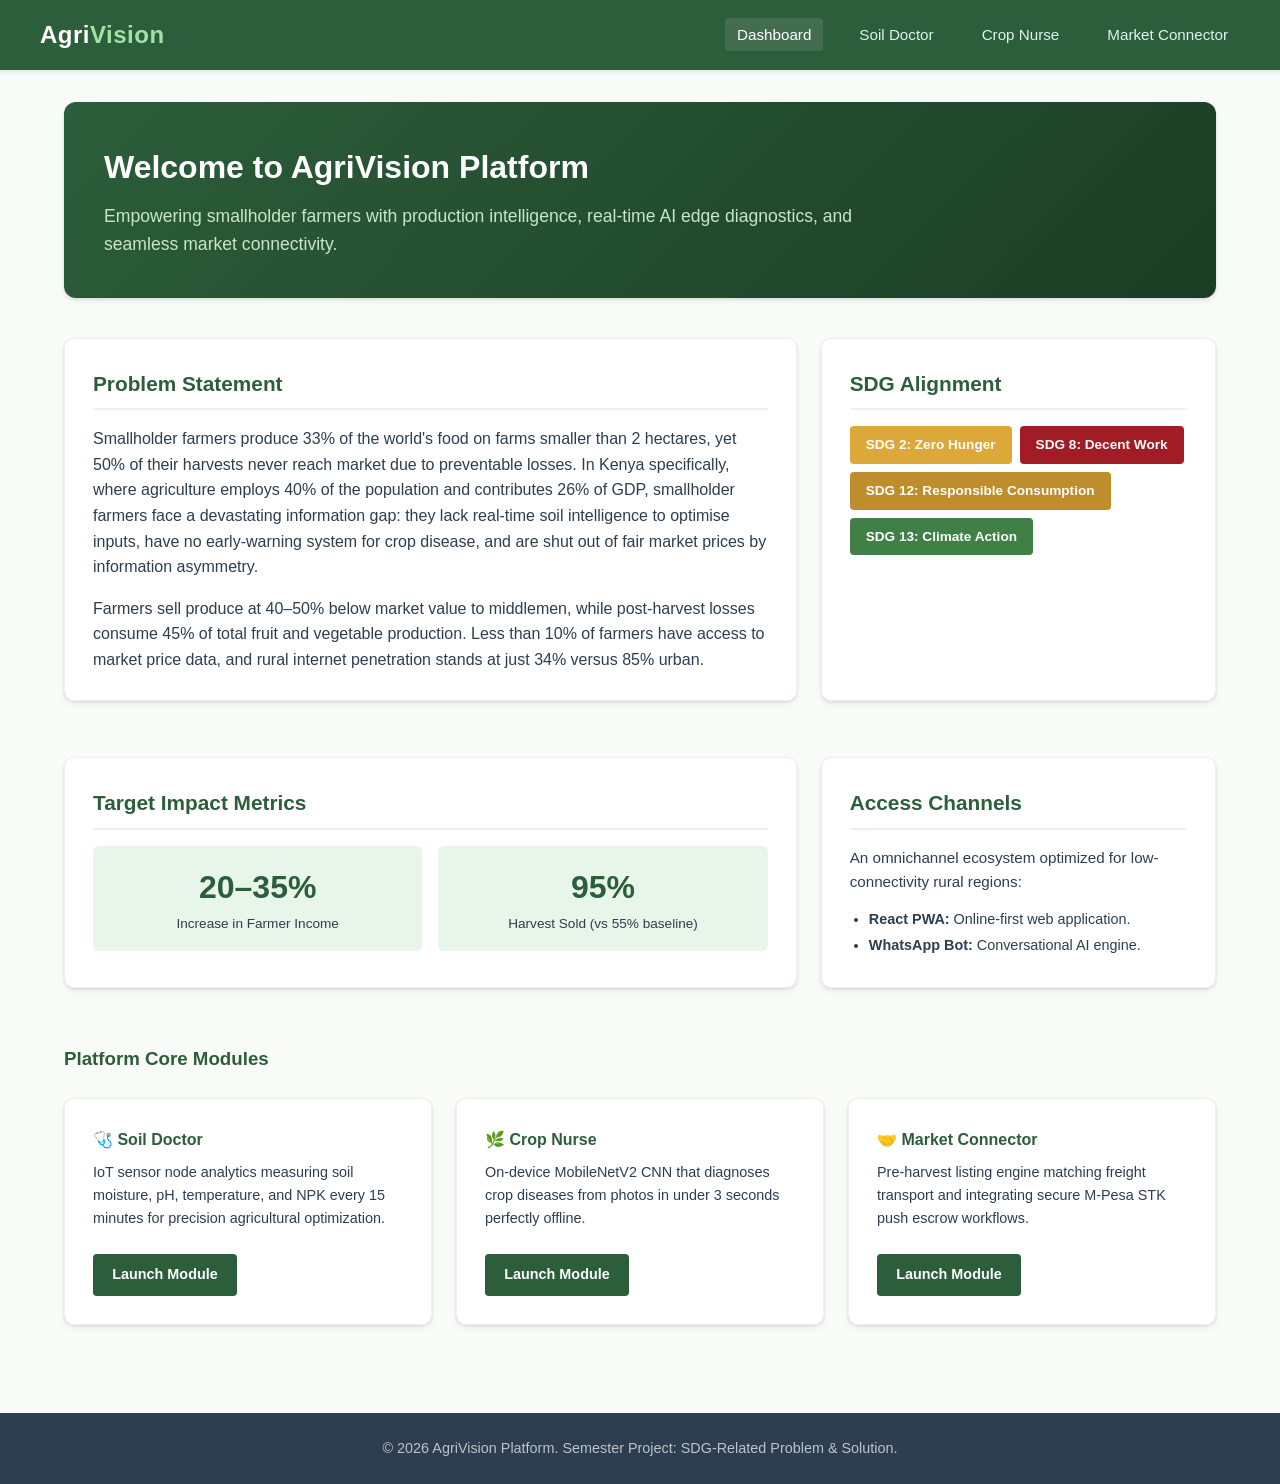
<file: index.html>
<!DOCTYPE html>
<html lang="en">
<head>
    <meta charset="UTF-8">
    <meta name="viewport" content="width=device-width, initial-scale=1.0">
    <title>AgriVision - Integrated Smart Farming & Market Intelligence</title>
    <link rel="stylesheet" href="style.css">
</head>
<body>

    <header>
        <div class="nav-container">
            <div class="logo">
                <h1>Agri<span>Vision</span></h1>
            </div>
            <nav>
                <ul>
                    <li><a href="index.html" class="active">Dashboard</a></li>
                    <li><a href="soil.html">Soil Doctor</a></li>
                    <li><a href="crop.html">Crop Nurse</a></li>
                    <li><a href="market.html">Market Connector</a></li>
                </ul>
            </nav>
        </div>
    </header>

    <main>
        <div class="dashboard-header">
            <h2>Welcome to AgriVision Platform</h2>
            <p>Empowering smallholder farmers with production intelligence, real-time AI edge diagnostics, and seamless market connectivity.</p>
        </div>

        <div class="row-layout">
            <div class="card" style="flex: 2;">
                <h3>Problem Statement</h3>
                <p>Smallholder farmers produce 33% of the world's food on farms smaller than 2 hectares, yet 50% of their harvests never reach market due to preventable losses. In Kenya specifically, where agriculture employs 40% of the population and contributes 26% of GDP, smallholder farmers face a devastating information gap: they lack real-time soil intelligence to optimise inputs, have no early-warning system for crop disease, and are shut out of fair market prices by information asymmetry.</p>
                <p style="margin-top: 1rem;">Farmers sell produce at 40–50% below market value to middlemen, while post-harvest losses consume 45% of total fruit and vegetable production. Less than 10% of farmers have access to market price data, and rural internet penetration stands at just 34% versus 85% urban.</p>
            </div>

            <div class="card" style="flex: 1;">
                <h3>SDG Alignment</h3>
                <div class="sdg-container">
                    <div class="sdg-badge sdg-2">SDG 2: Zero Hunger</div>
                    <div class="sdg-badge sdg-8">SDG 8: Decent Work</div>
                    <div class="sdg-badge sdg-12">SDG 12: Responsible Consumption</div>
                    <div class="sdg-badge sdg-13">SDG 13: Climate Action</div>
                </div>
            </div>
        </div>

        <div class="row-layout">
            <div class="card" style="flex: 2;">
                <h3>Target Impact Metrics</h3>
                <div class="metric-container">
                    <div class="metric-box">
                        <div class="metric-value">20–35%</div>
                        <div class="metric-label">Increase in Farmer Income</div>
                    </div>
                    <div class="metric-box">
                        <div class="metric-value">95%</div>
                        <div class="metric-label">Harvest Sold (vs 55% baseline)</div>
                    </div>
                </div>
            </div>

            <div class="card" style="flex: 1;">
                <h3>Access Channels</h3>
                <p style="font-size: 0.95rem; margin-bottom: 0.8rem;">An omnichannel ecosystem optimized for low-connectivity rural regions:</p>
                <ul style="padding-left: 1.2rem; font-size: 0.9rem; line-height: 1.8;">
                    <li><strong>React PWA:</strong> Online-first web application.</li>
                    <li><strong>WhatsApp Bot:</strong> Conversational AI engine.</li>
                </ul>
            </div>
        </div>

        <h3 style="margin: 2rem 0 0.5rem 0; color: var(--primary-color);">Platform Core Modules</h3>
        
        <div class="grid-3">
            <div class="card">
                <h4 style="color: var(--primary-color); margin-bottom: 0.5rem;">🩺 Soil Doctor</h4>
                <p style="font-size: 0.9rem; margin-bottom: 1.5rem;">IoT sensor node analytics measuring soil moisture, pH, temperature, and NPK every 15 minutes for precision agricultural optimization.</p>
                <a href="soil.html" class="btn">Launch Module</a>
            </div>
            <div class="card">
                <h4 style="color: var(--primary-color); margin-bottom: 0.5rem;">🌿 Crop Nurse</h4>
                <p style="font-size: 0.9rem; margin-bottom: 1.5rem;">On-device MobileNetV2 CNN that diagnoses crop diseases from photos in under 3 seconds perfectly offline.</p>
                <a href="crop.html" class="btn">Launch Module</a>
            </div>
            <div class="card">
                <h4 style="color: var(--primary-color); margin-bottom: 0.5rem;">🤝 Market Connector</h4>
                <p style="font-size: 0.9rem; margin-bottom: 1.5rem;">Pre-harvest listing engine matching freight transport and integrating secure M-Pesa STK push escrow workflows.</p>
                <a href="market.html" class="btn">Launch Module</a>
            </div>
        </div>
    </main>

    <footer>
        <p>&copy; 2026 AgriVision Platform. Semester Project: SDG-Related Problem & Solution.</p>
    </footer>

</body>
</html>
</file>
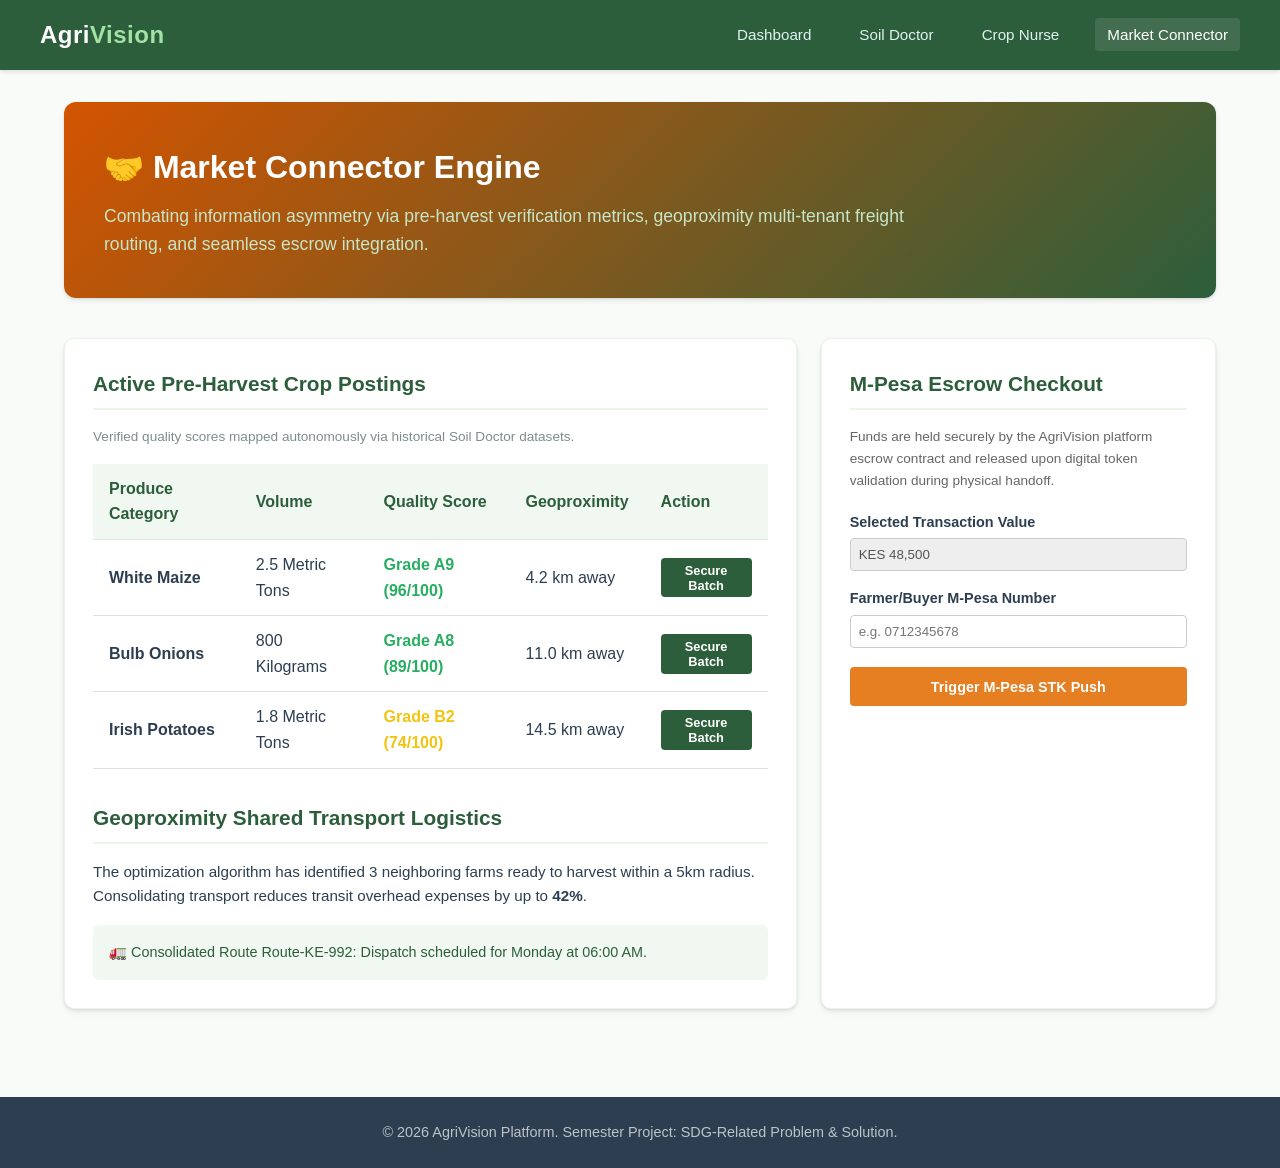
<file: market.html>
<!DOCTYPE html>
<html lang="en">
<head>
    <meta charset="UTF-8">
    <meta name="viewport" content="width=device-width, initial-scale=1.0">
    <title>Market Connector - AgriVision</title>
    <link rel="stylesheet" href="style.css">
</head>
<body>

    <header>
        <div class="nav-container">
            <div class="logo">
                <h1>Agri<span>Vision</span></h1>
            </div>
            <nav>
                <ul>
                    <li><a href="index.html">Dashboard</a></li>
                    <li><a href="soil.html">Soil Doctor</a></li>
                    <li><a href="crop.html">Crop Nurse</a></li>
                    <li><a href="market.html" class="active">Market Connector</a></li>
                </ul>
            </nav>
        </div>
    </header>

    <main>
        <div class="dashboard-header" style="background: linear-gradient(135deg, #d35400, #2c5e3b);">
            <h2>🤝 Market Connector Engine</h2>
            <p>Combating information asymmetry via pre-harvest verification metrics, geoproximity multi-tenant freight routing, and seamless escrow integration.</p>
        </div>

        <div class="row-layout">
            <div class="card" style="flex: 2; min-width: 320px;">
                <h3>Active Pre-Harvest Crop Postings</h3>
                <p style="font-size: 0.85rem; color: #7f8c8d; margin-bottom: 1rem;">Verified quality scores mapped autonomously via historical Soil Doctor datasets.</p>
                
                <table class="data-table">
                    <thead>
                        <tr>
                            <th>Produce Category</th>
                            <th>Volume</th>
                            <th>Quality Score</th>
                            <th>Geoproximity</th>
                            <th>Action</th>
                        </tr>
                    </thead>
                    <tbody>
                        <tr>
                            <td><strong>White Maize</strong></td>
                            <td>2.5 Metric Tons</td>
                            <td style="color: var(--success-color); font-weight: bold;">Grade A9 (96/100)</td>
                            <td>4.2 km away</td>
                            <td><button class="btn" style="padding: 0.3rem 0.7rem; font-size: 0.8rem;">Secure Batch</button></td>
                        </tr>
                        <tr>
                            <td><strong>Bulb Onions</strong></td>
                            <td>800 Kilograms</td>
                            <td style="color: var(--success-color); font-weight: bold;">Grade A8 (89/100)</td>
                            <td>11.0 km away</td>
                            <td><button class="btn" style="padding: 0.3rem 0.7rem; font-size: 0.8rem;">Secure Batch</button></td>
                        </tr>
                        <tr>
                            <td><strong>Irish Potatoes</strong></td>
                            <td>1.8 Metric Tons</td>
                            <td style="color: var(--warning-color); font-weight: bold;">Grade B2 (74/100)</td>
                            <td>14.5 km away</td>
                            <td><button class="btn" style="padding: 0.3rem 0.7rem; font-size: 0.8rem;">Secure Batch</button></td>
                        </tr>
                    </tbody>
                </table>

                <h3 style="margin-top: 2rem;">Geoproximity Shared Transport Logistics</h3>
                <p style="font-size: 0.95rem; margin-bottom: 1rem; margin-top: 0.5rem;">The optimization algorithm has identified 3 neighboring farms ready to harvest within a 5km radius. Consolidating transport reduces transit overhead expenses by up to <strong>42%</strong>.</p>
                <div style="background-color: #f1f8f1; padding: 1rem; border-radius: 6px; font-weight: 500; font-size: 0.9rem; color: var(--primary-color);">
                    🚛 Consolidated Route Route-KE-992: Dispatch scheduled for Monday at 06:00 AM.
                </div>
            </div>

            <div class="card" style="flex: 1; min-width: 260px;">
                <h3>M-Pesa Escrow Checkout</h3>
                <p style="font-size: 0.85rem; margin-bottom: 1.2rem; color:#666;">Funds are held securely by the AgriVision platform escrow contract and released upon digital token validation during physical handoff.</p>
                
                <form onsubmit="event.preventDefault(); alert('M-Pesa STK Push Initialized to handset details successfully.');" style="font-size: 0.9rem;">
                    <div style="margin-bottom: 1rem;">
                        <label style="display:block; font-weight: bold; margin-bottom: 0.3rem;">Selected Transaction Value</label>
                        <input type="text" value="KES 48,500" disabled style="width:100%; padding: 0.5rem; border: 1px solid #ccc; background:#eee; border-radius:4px;">
                    </div>
                    <div style="margin-bottom: 1.2rem;">
                        <label style="display:block; font-weight: bold; margin-bottom: 0.3rem;">Farmer/Buyer M-Pesa Number</label>
                        <input type="text" placeholder="e.g. 0712345678" required style="width:100%; padding: 0.5rem; border: 1px solid #ccc; border-radius:4px;">
                    </div>
                    <button type="submit" class="btn btn-accent" style="width: 100%; padding: 0.7rem;">Trigger M-Pesa STK Push</button>
                </form>
            </div>
        </div>
    </main>

    <footer>
        <p>&copy; 2026 AgriVision Platform. Semester Project: SDG-Related Problem & Solution.</p>
    </footer>

</body>
</html>
</file>
<file: style.css>
/* AgriVision Platform - Modern CSS Stylesheet */

:root {
    --primary-color: #2c5e3b;      /* Deep Forest Green */
    --primary-light: #e8f5e9;    /* Light Sage */
    --accent-color: #e67e22;     /* Earthy Orange */
    --text-color: #2c3e50;       /* Dark Slate Text */
    --bg-light: #f9fbf9;         /* Very Light Off-White/Green tint */
    --border-color: #dadada;
    --success-color: #27ae60;
    --warning-color: #f1c40f;
    --card-shadow: 0 4px 6px rgba(0, 0, 0, 0.05), 0 1px 3px rgba(0, 0, 0, 0.1);
}

* {
    box-sizing: border-box;
    margin: 0;
    padding: 0;
}

body {
    font-family: -apple-system, BlinkMacSystemFont, "Segoe UI", Roboto, Oxygen, Ubuntu, Cantarell, "Open Sans", "Helvetica Neue", sans-serif;
    color: var(--text-color);
    background-color: var(--bg-light);
    line-height: 1.6;
}

/* Header & Navigation */
header {
    background-color: var(--primary-color);
    color: white;
    padding: 1rem 2rem;
    position: sticky;
    top: 0;
    z-index: 1000;
    box-shadow: 0 2px 4px rgba(0,0,0,0.1);
}

.nav-container {
    display: flex;
    justify-content: space-between;
    align-items: center;
    max-width: 1200px;
    margin: 0 auto;
}

.logo h1 {
    font-size: 1.5rem;
    font-weight: 700;
    letter-spacing: 0.5px;
}

.logo span {
    color: #a3e2a4;
}

nav ul {
    list-style: none;
    display: flex;
    gap: 1.5rem;
}

nav a {
    color: #e0f2f1;
    text-decoration: none;
    font-weight: 500;
    font-size: 0.95rem;
    transition: color 0.3s ease;
    padding: 0.5rem 0.75rem;
    border-radius: 4px;
}

nav a:hover, nav a.active {
    color: white;
    background-color: rgba(255, 255, 255, 0.1);
}

/* Main Container */
main {
    max-width: 1200px;
    margin: 2rem auto;
    padding: 0 1.5rem;
}

/* Hero Section / Dashboard Header */
.dashboard-header {
    margin-bottom: 2.5rem;
    background: linear-gradient(135deg, #2c5e3b, #1b3d24);
    color: white;
    padding: 2.5rem;
    border-radius: 12px;
    box-shadow: var(--card-shadow);
}

.dashboard-header h2 {
    font-size: 2rem;
    margin-bottom: 0.5rem;
}

.dashboard-header p {
    color: #c8e6c9;
    font-size: 1.1rem;
    max-width: 800px;
}

/* Grid Layouts */
.grid-3 {
    display: grid;
    grid-template-columns: repeat(auto-fit, minmax(300px, 1fr));
    gap: 1.5rem;
    margin-top: 1.5rem;
}

/* Responsive Columns */
.row-layout {
    display: flex;
    flex-wrap: wrap;
    gap: 1.5rem;
    margin-bottom: 2rem;
}

/* Cards */
.card {
    background: white;
    border-radius: 10px;
    padding: 1.75rem;
    box-shadow: var(--card-shadow);
    margin-bottom: 1.5rem;
    border: 1px solid #edf2ed;
    flex: 1;
    min-width: 280px;
}

.card h3 {
    color: var(--primary-color);
    margin-bottom: 1rem;
    font-size: 1.3rem;
    border-bottom: 2px solid var(--primary-light);
    padding-bottom: 0.5rem;
}

/* Metric Badges */
.metric-container {
    display: flex;
    gap: 1rem;
    margin-top: 1rem;
}

.metric-box {
    flex: 1;
    text-align: center;
    padding: 1rem;
    background-color: var(--primary-light);
    border-radius: 6px;
}

.metric-value {
    font-size: 2rem;
    font-weight: 700;
    color: var(--primary-color);
}

.metric-label {
    font-size: 0.85rem;
    color: var(--text-color);
    font-weight: 500;
}

/* SDG Section */
.sdg-container {
    display: flex;
    flex-wrap: wrap;
    gap: 0.5rem;
    margin-top: 1rem;
}

.sdg-badge {
    padding: 0.5rem 1rem;
    color: white;
    border-radius: 4px;
    font-weight: 600;
    font-size: 0.85rem;
}

.sdg-2 { background-color: #dda83a; }
.sdg-8 { background-color: #a21c26; }
.sdg-12 { background-color: #bf8d2c; }
.sdg-13 { background-color: #407f46; }

/* Forms & UI Elements */
.btn {
    display: inline-block;
    background-color: var(--primary-color);
    color: white;
    padding: 0.6rem 1.2rem;
    border-radius: 4px;
    text-decoration: none;
    font-weight: 600;
    font-size: 0.9rem;
    border: none;
    cursor: pointer;
    transition: background-color 0.2s ease;
}

.btn:hover {
    background-color: #1b3d24;
}

.btn-accent {
    background-color: var(--accent-color);
}

.btn-accent:hover {
    background-color: #d35400;
}

/* Sensor/Data Tables */
.data-table {
    width: 100%;
    border-collapse: collapse;
    margin-top: 1rem;
}

.data-table th, .data-table td {
    padding: 0.75rem 1rem;
    text-align: left;
    border-bottom: 1px solid #e0e0e0;
}

.data-table th {
    background-color: #f1f8f1;
    color: var(--primary-color);
    font-weight: 600;
}

.status-indicator {
    display: inline-block;
    width: 10px;
    height: 10px;
    border-radius: 50%;
    margin-right: 6px;
}

.status-good { background-color: var(--success-color); }
.status-warning { background-color: var(--warning-color); }

/* Crop Nurse styles */
.upload-zone {
    border: 2px dashed #b2dfdb;
    background-color: #f2faf8;
    border-radius: 8px;
    padding: 3rem 2rem;
    text-align: center;
    cursor: pointer;
    margin-bottom: 1.5rem;
}

.upload-zone:hover {
    border-color: var(--primary-color);
}

.offline-badge {
    background-color: #78909c;
    color: white;
    padding: 0.2rem 0.6rem;
    border-radius: 4px;
    font-size: 0.75rem;
    font-weight: bold;
    display: inline-block;
    margin-bottom: 1rem;
}

/* Footer */
footer {
    background-color: #2c3e50;
    color: #bdc3c7;
    text-align: center;
    padding: 1.5rem;
    margin-top: 4rem;
    font-size: 0.9rem;
}
</file>
